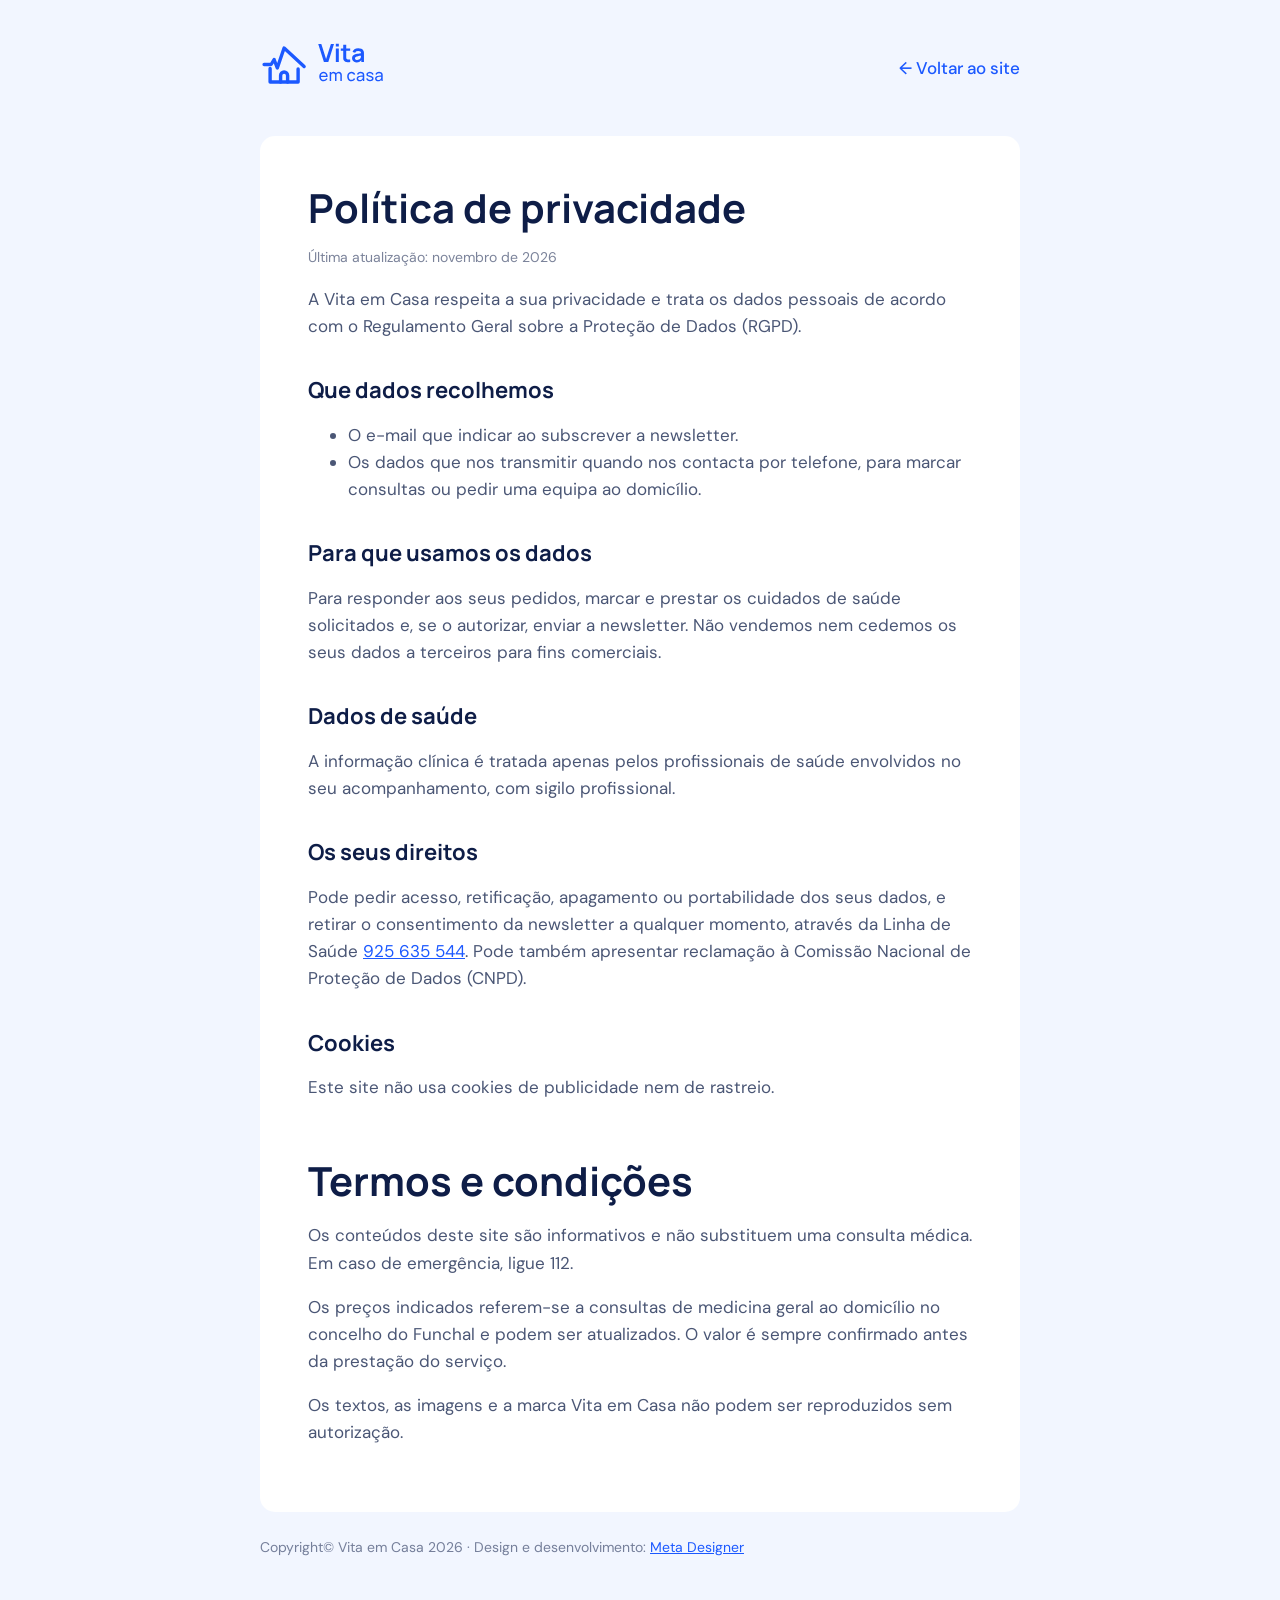
<file: privacidade.html>
<!doctype html>
<html lang="pt-PT">
<head>
  <meta charset="utf-8">
  <meta name="viewport" content="width=device-width, initial-scale=1">
  <title>Política de privacidade e termos · Vita em Casa</title>
  <meta name="description" content="Como a Vita em Casa trata os seus dados pessoais e as condições de utilização deste site.">
  <link rel="canonical" href="https://mkpoletti.github.io/clinica-em-casa/privacidade.html">
  <link rel="icon" href="assets/icons/icon-logo.svg" type="image/svg+xml">
  <link href="https://fonts.googleapis.com/css2?family=DM+Sans:opsz,wght@9..40,400;9..40,500&family=Manrope:wght@600;700&display=swap" rel="stylesheet">
  <style>
    :root { --blue: #1c59ff; --navy: #0e1d47; }
    body { margin: 0; background: #f2f6ff; color: var(--navy); font: 17px/1.6 "DM Sans", system-ui, sans-serif; }
    .wrap { width: min(760px, 100% - 32px); margin: 0 auto; padding: 40px 0 80px; }
    header { display: flex; justify-content: space-between; align-items: center; gap: 16px; margin-bottom: 40px; }
    .back { color: var(--blue); font-weight: 500; text-decoration: none; padding: 10px 0; }
    article { background: #fff; border-radius: 15px; padding: clamp(24px, 5vw, 48px); }
    h1 { font: 700 clamp(28px, 4vw, 40px)/1.2 Manrope, sans-serif; margin: 0 0 8px; }
    h2 { font: 700 22px/1.3 Manrope, sans-serif; margin: 36px 0 8px; }
    p, li { color: rgba(14, 29, 71, .75); }
    .note { font-size: 14px; color: rgba(14, 29, 71, .55); }
    a { color: var(--blue); }
    footer { margin-top: 24px; font-size: 14px; color: rgba(14, 29, 71, .55); }
  </style>
</head>
<body>
  <div class="wrap">
    <header>
      <a href="./"><img src="assets/icons/logo.svg" width="126" height="48" alt="Vita em Casa, voltar ao início"></a>
      <a class="back" href="./">← Voltar ao site</a>
    </header>
    <main>
      <article>
        <h1>Política de privacidade</h1>
        <p class="note">Última atualização: novembro de 2026</p>
        <p>A Vita em Casa respeita a sua privacidade e trata os dados pessoais de acordo com o Regulamento Geral sobre a Proteção de Dados (RGPD).</p>
        <h2>Que dados recolhemos</h2>
        <ul>
          <li>O e-mail que indicar ao subscrever a newsletter.</li>
          <li>Os dados que nos transmitir quando nos contacta por telefone, para marcar consultas ou pedir uma equipa ao domicílio.</li>
        </ul>
        <h2>Para que usamos os dados</h2>
        <p>Para responder aos seus pedidos, marcar e prestar os cuidados de saúde solicitados e, se o autorizar, enviar a newsletter. Não vendemos nem cedemos os seus dados a terceiros para fins comerciais.</p>
        <h2>Dados de saúde</h2>
        <p>A informação clínica é tratada apenas pelos profissionais de saúde envolvidos no seu acompanhamento, com sigilo profissional.</p>
        <h2>Os seus direitos</h2>
        <p>Pode pedir acesso, retificação, apagamento ou portabilidade dos seus dados, e retirar o consentimento da newsletter a qualquer momento, através da Linha de Saúde <a href="tel:+351925635544">925 635 544</a>. Pode também apresentar reclamação à Comissão Nacional de Proteção de Dados (CNPD).</p>
        <h2>Cookies</h2>
        <p>Este site não usa cookies de publicidade nem de rastreio.</p>

        <h1 id="termos" style="margin-top: 56px">Termos e condições</h1>
        <p>Os conteúdos deste site são informativos e não substituem uma consulta médica. Em caso de emergência, ligue 112.</p>
        <p>Os preços indicados referem-se a consultas de medicina geral ao domicílio no concelho do Funchal e podem ser atualizados. O valor é sempre confirmado antes da prestação do serviço.</p>
        <p>Os textos, as imagens e a marca Vita em Casa não podem ser reproduzidos sem autorização.</p>
      </article>
    </main>
    <footer>Copyright© Vita em Casa 2026 · Design e desenvolvimento: <a href="https://metadesigner.site" target="_blank" rel="noopener">Meta Designer</a></footer>
  </div>
</body>
</html>
</file>
